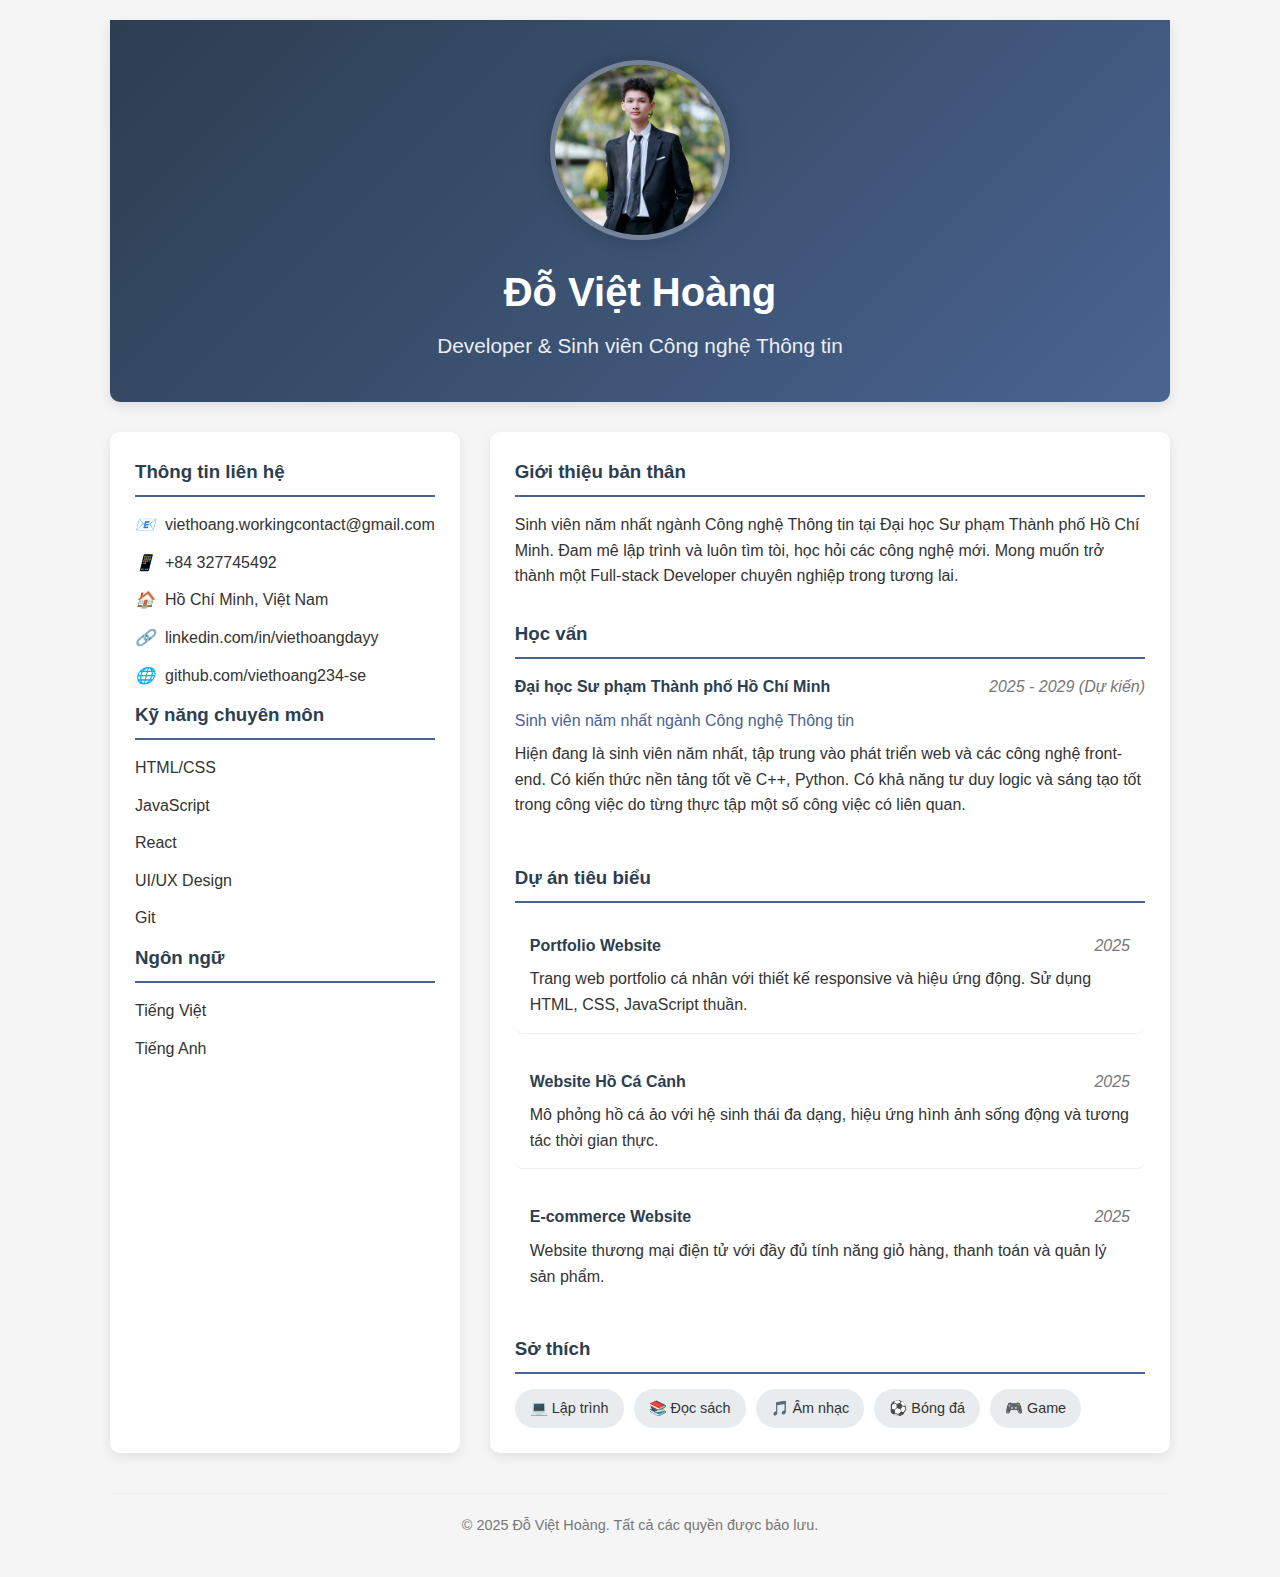
<file: index.html>
<!DOCTYPE html>
<html lang="vi">
<head>
    <meta charset="UTF-8">
    <meta name="viewport" content="width=device-width, initial-scale=1.0">
    <title>CV - Đỗ Việt Hoàng</title>
    <link rel="stylesheet" href="style.css">
</head>
<body>
    <div class="container">
        <header>
            <div class="profile-section">
                <div class="profile-img-container">
                    <img src="./img/anh_cv.jpg" alt="Ảnh đại diện Đỗ Việt Hoàng" class="profile-img">
                </div>
                <div class="name-title">
                    <h1>Đỗ Việt Hoàng</h1>
                    <h2>Developer & Sinh viên Công nghệ Thông tin</h2>
                </div>
            </div>
        </header>
        
        <div class="main-content">
            <aside class="sidebar">
                <section class="contact-info-section">
                    <h3>Thông tin liên hệ</h3>
                    <ul class="contact-info">
                        <li><i>📧</i> viethoang.workingcontact@gmail.com</li>
                        <li><i>📱</i> +84 327745492</li>
                        <li><i>🏠</i> Hồ Chí Minh, Việt Nam</li>
                        <li><i>🔗</i> <a href="https://www.linkedin.com/in/viethoangdayy/" target="_blank">linkedin.com/in/viethoangdayy</a></li>
                        <li><i>🌐</i> <a href="https://github.com/viethoang234-se" target="_blank">github.com/viethoang234-se</a></li>
                    </ul>
                </section>
                
                <section class="skills-section">
                    <h3>Kỹ năng chuyên môn</h3>
                    <ul class="skills-list">
                        <li>
                            <span>HTML/CSS</span>
                            <div class="skill-bar">
                                <div class="skill-level" style="width: 85%"></div>
                            </div>
                        </li>
                        <li>
                            <span>JavaScript</span>
                            <div class="skill-bar">
                                <div class="skill-level" style="width: 80%"></div>
                            </div>
                        </li>
                        <li>
                            <span>React</span>
                            <div class="skill-bar">
                                <div class="skill-level" style="width: 75%"></div>
                            </div>
                        </li>
                        <li>
                            <span>UI/UX Design</span>
                            <div class="skill-bar">
                                <div class="skill-level" style="width: 70%"></div>
                            </div>
                        </li>
                        <li>
                            <span>Git</span>
                            <div class="skill-bar">
                                <div class="skill-level" style="width: 80%"></div>
                            </div>
                        </li>
                    </ul>
                </section>
                
                <section class="languages-section">
                    <h3>Ngôn ngữ</h3>
                    <ul class="skills-list">
                        <li>
                            <span>Tiếng Việt</span>
                            <div class="skill-bar">
                                <div class="skill-level" style="width: 100%"></div>
                            </div>
                        </li>
                        <li>
                            <span>Tiếng Anh</span>
                            <div class="skill-bar">
                                <div class="skill-level" style="width: 75%"></div>
                            </div>
                        </li>
                    </ul>
                </section>
            </aside>
            
            <main class="content">
                <section class="section about-section">
                    <h3>Giới thiệu bản thân</h3>
                    <p>Sinh viên năm nhất ngành Công nghệ Thông tin tại Đại học Sư phạm Thành phố Hồ Chí Minh. Đam mê lập trình và luôn tìm tòi, học hỏi các công nghệ mới. Mong muốn trở thành một Full-stack Developer chuyên nghiệp trong tương lai.</p>
                </section>
                
                <section class="section education-section">
                    <h3>Học vấn</h3>
                    <div class="education-item">
                        <div class="item-header">
                            <div class="item-title">Đại học Sư phạm Thành phố Hồ Chí Minh</div>
                            <div class="item-date">2025 - 2029 (Dự kiến)</div>
                        </div>
                        <div class="item-subtitle">Sinh viên năm nhất ngành Công nghệ Thông tin</div>
                        <p>Hiện đang là sinh viên năm nhất, tập trung vào phát triển web và các công nghệ front-end. Có kiến thức nền tảng tốt về C++, Python. Có khả năng tư duy logic và sáng tạo tốt trong công việc do từng thực tập một số công việc có liên quan. </p>
                    </div>
                </section>
                
                <section class="section projects-section">
                    <h3>Dự án tiêu biểu</h3>
                    <div class="experience-item project-item" onclick="window.location.href='projects.html'">
                        <div class="item-header">
                            <div class="item-title">Portfolio Website</div>
                            <div class="item-date">2025</div>
                        </div>
                        <p>Trang web portfolio cá nhân với thiết kế responsive và hiệu ứng động. Sử dụng HTML, CSS, JavaScript thuần.</p>
                    </div>
                    
                    <div class="experience-item project-item" onclick="window.location.href='projects.html'">
                        <div class="item-header">
                            <div class="item-title">Website Hồ Cá Cảnh</div>
                            <div class="item-date">2025</div>
                        </div>
                        <p>Mô phỏng hồ cá ảo với hệ sinh thái đa dạng, hiệu ứng hình ảnh sống động và tương tác thời gian thực.</p>
                    </div>

                    <div class="experience-item project-item" onclick="window.location.href='projects.html'">
                        <div class="item-header">
                            <div class="item-title">E-commerce Website</div>
                            <div class="item-date">2025</div>
                        </div>
                        <p>Website thương mại điện tử với đầy đủ tính năng giỏ hàng, thanh toán và quản lý sản phẩm.</p>
                    </div>
                </section>

                <section class="section interests-section">
                    <h3>Sở thích</h3>
                    <div class="interests-list">
                        <span class="interest-tag">💻 Lập trình</span>
                        <span class="interest-tag">📚 Đọc sách</span>
                        <span class="interest-tag">🎵 Âm nhạc</span>
                        <span class="interest-tag">⚽ Bóng đá</span>
                        <span class="interest-tag">🎮 Game</span>
                    </div>
                </section>
            </main>
        </div>
        
        <footer>
            <p>© 2025 Đỗ Việt Hoàng. Tất cả các quyền được bảo lưu.</p>
        </footer>
    </div>

    <script src="script.js"></script>
</body>
</html>
</file>
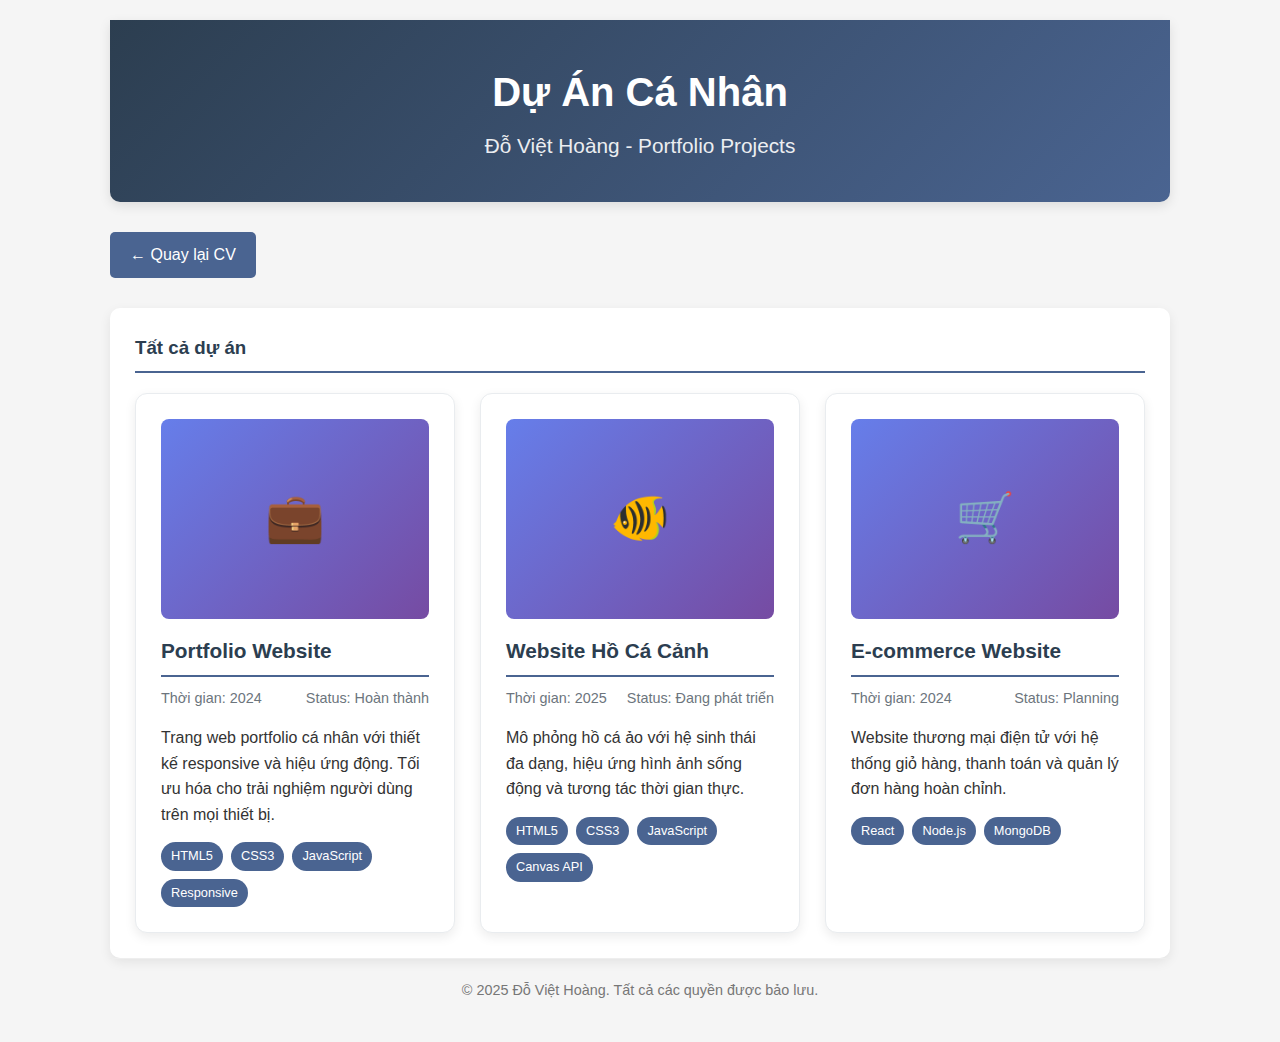
<file: projects.html>
<!DOCTYPE html>
<html lang="vi">
<head>
    <meta charset="UTF-8">
    <meta name="viewport" content="width=device-width, initial-scale=1.0">
    <title>Dự Án - Đỗ Việt Hoàng</title>
    <link rel="stylesheet" href="style.css">
    <style>
        .projects-grid {
            display: grid;
            grid-template-columns: repeat(auto-fit, minmax(300px, 1fr));
            gap: 25px;
            margin-top: 20px;
        }
        
        .project-card {
            background: white;
            border-radius: 12px;
            padding: 25px;
            box-shadow: 0 4px 12px rgba(0, 0, 0, 0.08);
            transition: all 0.3s ease;
            cursor: pointer;
            border: 1px solid #e9ecef;
        }
        
        .project-card:hover {
            transform: translateY(-5px);
            box-shadow: 0 8px 20px rgba(0, 0, 0, 0.15);
        }
        
        .project-card h3 {
            color: #2c3e50;
            margin-bottom: 10px;
            font-size: 1.3rem;
        }
        
        .project-meta {
            display: flex;
            justify-content: space-between;
            margin-bottom: 15px;
            font-size: 0.9rem;
            color: #6c757d;
        }
        
        .project-tech {
            display: flex;
            flex-wrap: wrap;
            gap: 8px;
            margin-top: 15px;
        }
        
        .tech-tag {
            background: #4a6491;
            color: white;
            padding: 4px 10px;
            border-radius: 15px;
            font-size: 0.8rem;
        }
        
        .back-button {
            display: inline-block;
            background: #4a6491;
            color: white;
            padding: 10px 20px;
            border-radius: 5px;
            text-decoration: none;
            margin-bottom: 30px;
            transition: background 0.3s ease;
        }
        
        .back-button:hover {
            background: #2c3e50;
        }
        
        .project-image {
            width: 100%;
            height: 200px;
            background: linear-gradient(135deg, #667eea 0%, #764ba2 100%);
            border-radius: 8px;
            margin-bottom: 15px;
            display: flex;
            align-items: center;
            justify-content: center;
            color: white;
            font-size: 3rem;
        }
    </style>
</head>
<body>
    <div class="container">
        <header>
            <div class="profile-section">
                <div class="name-title">
                    <h1>Dự Án Cá Nhân</h1>
                    <h2>Đỗ Việt Hoàng - Portfolio Projects</h2>
                </div>
            </div>
        </header>
        
        <a href="index.html" class="back-button">← Quay lại CV</a>
        
        <main class="content">
            <section class="section">
                <h3>Tất cả dự án</h3>
                <div class="projects-grid">
                    <!-- Project 1 -->
                    <div class="project-card" onclick="window.location.href= 'https://viethoang234-se.github.io/my-CV/' ">
                        <div class="project-image">💼</div>
                        <h3>Portfolio Website</h3>
                        <div class="project-meta">
                            <span>Thời gian: 2024</span>
                            <span>Status: Hoàn thành</span>
                        </div>
                        <p>Trang web portfolio cá nhân với thiết kế responsive và hiệu ứng động. Tối ưu hóa cho trải nghiệm người dùng trên mọi thiết bị.</p>
                        <div class="project-tech">
                            <span class="tech-tag">HTML5</span>
                            <span class="tech-tag">CSS3</span>
                            <span class="tech-tag">JavaScript</span>
                            <span class="tech-tag">Responsive</span>
                        </div>
                    </div>
                    
                    <!-- Project 2 -->
                    <div class="project-card" onclick="window.location.href='https://viethoang234-se.github.io/aquarium/'">
                        <div class="project-image">🐠</div>
                        <h3>Website Hồ Cá Cảnh</h3>
                        <div class="project-meta">
                            <span>Thời gian: 2025</span>
                            <span>Status: Đang phát triển</span>
                        </div>
                        <p>Mô phỏng hồ cá ảo với hệ sinh thái đa dạng, hiệu ứng hình ảnh sống động và tương tác thời gian thực.</p>
                        <div class="project-tech">
                            <span class="tech-tag">HTML5</span>
                            <span class="tech-tag">CSS3</span>
                            <span class="tech-tag">JavaScript</span>
                            <span class="tech-tag">Canvas API</span>
                        </div>
                    </div>
                    
                    <!-- Project 3 -->
                    <div class="project-card" onclick="window.location.href='https://viethoang234-se.github.io/my-shop'">
                        <div class="project-image">🛒</div>
                        <h3>E-commerce Website</h3>
                        <div class="project-meta">
                            <span>Thời gian: 2024</span>
                            <span>Status: Planning</span>
                        </div>
                        <p>Website thương mại điện tử với hệ thống giỏ hàng, thanh toán và quản lý đơn hàng hoàn chỉnh.</p>
                        <div class="project-tech">
                            <span class="tech-tag">React</span>
                            <span class="tech-tag">Node.js</span>
                            <span class="tech-tag">MongoDB</span>
                        </div>
                    </div>
                </div>
            </section>
        </main>
        
        <footer>
            <p>© 2025 Đỗ Việt Hoàng. Tất cả các quyền được bảo lưu.</p>
        </footer>
    </div>

    <script>
        // Thêm hiệu ứng cho project cards
        document.addEventListener('DOMContentLoaded', function() {
            const projectCards = document.querySelectorAll('.project-card');
            
            projectCards.forEach((card, index) => {
                // Hiệu ứng xuất hiện tuần tự
                card.style.opacity = '0';
                card.style.transform = 'translateY(20px)';
                
                setTimeout(() => {
                    card.style.transition = 'all 0.5s ease';
                    card.style.opacity = '1';
                    card.style.transform = 'translateY(0)';
                }, index * 200);
            });
        });
    </script>
</body>
</html>
</file>
<file: style.css>
/* Reset và thiết lập cơ bản */
* {
    margin: 0;
    padding: 0;
    box-sizing: border-box;
    font-family: 'Segoe UI', Tahoma, Geneva, Verdana, sans-serif;
}

body {
    background-color: #f5f5f5;
    color: #333;
    line-height: 1.6;
}

.container {
    max-width: 1100px;
    margin: 0 auto;
    padding: 20px;
}

/* Header */
header {
    background: linear-gradient(135deg, #2c3e50, #4a6491);
    color: white;
    padding: 40px 0;
    text-align: center;
    border-radius: 0 0 10px 10px;
    box-shadow: 0 4px 12px rgba(0, 0, 0, 0.1);
    margin-bottom: 30px;
    animation: fadeInDown 1s ease;
}

.profile-section {
    display: flex;
    flex-direction: column;
    align-items: center;
    gap: 20px;
}

.profile-img-container {
    width: 180px;
    height: 180px;
    border-radius: 50%;
    overflow: hidden;
    border: 5px solid rgba(255, 255, 255, 0.3);
    box-shadow: 0 0 20px rgba(0, 0, 0, 0.2);
    transition: transform 0.5s ease, box-shadow 0.5s ease;
}

.profile-img-container:hover {
    transform: scale(1.05);
    box-shadow: 0 0 25px rgba(0, 0, 0, 0.3);
}

.profile-img {
    width: 100%;
    height: 100%;
    object-fit: cover;
    transition: transform 0.5s ease;
}

.profile-img-container:hover .profile-img {
    transform: scale(1.1);
}

.name-title h1 {
    font-size: 2.5rem;
    margin-bottom: 5px;
    animation: fadeIn 1.5s ease;
}

.name-title h2 {
    font-size: 1.3rem;
    font-weight: 400;
    opacity: 0.9;
    animation: fadeIn 2s ease;
}

/* Main content layout */
.main-content {
    display: grid;
    grid-template-columns: 1fr 2fr;
    gap: 30px;
    margin-bottom: 40px;
}

/* Sidebar */
.sidebar {
    background-color: white;
    border-radius: 10px;
    padding: 25px;
    box-shadow: 0 4px 12px rgba(0, 0, 0, 0.08);
    animation: slideInLeft 1s ease;
}

.sidebar h3 {
    color: #2c3e50;
    margin-bottom: 15px;
    padding-bottom: 8px;
    border-bottom: 2px solid #4a6491;
}

.contact-info, .skills-list {
    list-style: none;
}

.contact-info li, .skills-list li {
    margin-bottom: 12px;
    display: flex;
    align-items: center;
}

.contact-info li i, .skills-list li i {
    margin-right: 10px;
    color: #4a6491;
    width: 20px;
    text-align: center;
}

.contact-info a {
    color: #333;
    text-decoration: none;
    transition: color 0.3s ease;
}

.contact-info a:hover {
    color: #4a6491;
    text-decoration: underline;
}

.skill-bar {
    background-color: #e0e0e0;
    border-radius: 10px;
    height: 8px;
    margin-top: 5px;
    overflow: hidden;
}

.skill-level {
    height: 100%;
    background-color: #4a6491;
    border-radius: 10px;
    transition: width 1.5s ease;
}

/* Content area */
.content {
    background-color: white;
    border-radius: 10px;
    padding: 25px;
    box-shadow: 0 4px 12px rgba(0, 0, 0, 0.08);
    animation: slideInRight 1s ease;
}

.section {
    margin-bottom: 30px;
}

.section:last-child {
    margin-bottom: 0;
}

.section h3 {
    color: #2c3e50;
    margin-bottom: 15px;
    padding-bottom: 8px;
    border-bottom: 2px solid #4a6491;
}

.experience-item, .education-item {
    margin-bottom: 20px;
    padding-bottom: 15px;
    border-bottom: 1px solid #eee;
    transition: all 0.3s ease;
}

.experience-item:last-child, .education-item:last-child {
    margin-bottom: 0;
    border-bottom: none;
}

.project-item {
    cursor: pointer;
    padding: 15px;
    border-radius: 8px;
    transition: all 0.3s ease;
}

.project-item:hover {
    background-color: #f8f9fa;
    transform: translateX(5px);
    box-shadow: 0 4px 8px rgba(0, 0, 0, 0.1);
}

.item-header {
    display: flex;
    justify-content: space-between;
    margin-bottom: 8px;
}

.item-title {
    font-weight: 600;
    color: #2c3e50;
}

.item-date {
    color: #777;
    font-style: italic;
}

.item-subtitle {
    color: #4a6491;
    margin-bottom: 8px;
}

/* Interests section */
.interests-list {
    display: flex;
    flex-wrap: wrap;
    gap: 10px;
}

.interest-tag {
    background-color: #e9ecef;
    padding: 8px 15px;
    border-radius: 20px;
    font-size: 0.9rem;
    transition: all 0.3s ease;
}

.interest-tag:hover {
    background-color: #4a6491;
    color: white;
    transform: translateY(-2px);
}

/* Footer */
footer {
    text-align: center;
    padding: 20px 0;
    color: #777;
    font-size: 0.9rem;
    border-top: 1px solid #eee;
    animation: fadeIn 2s ease;
}

/* Animations */
@keyframes fadeInDown {
    from {
        opacity: 0;
        transform: translateY(-20px);
    }
    to {
        opacity: 1;
        transform: translateY(0);
    }
}

@keyframes fadeIn {
    from {
        opacity: 0;
    }
    to {
        opacity: 1;
    }
}

@keyframes slideInLeft {
    from {
        opacity: 0;
        transform: translateX(-30px);
    }
    to {
        opacity: 1;
        transform: translateX(0);
    }
}

@keyframes slideInRight {
    from {
        opacity: 0;
        transform: translateX(30px);
    }
    to {
        opacity: 1;
        transform: translateX(0);
    }
}

/* Responsive design */
@media (max-width: 768px) {
    .main-content {
        grid-template-columns: 1fr;
    }
    
    .name-title h1 {
        font-size: 2rem;
    }
    
    .name-title h2 {
        font-size: 1.1rem;
    }
    
    .profile-img-container {
        width: 150px;
        height: 150px;
    }
    
    .item-header {
        flex-direction: column;
        gap: 5px;
    }
}
</file>
